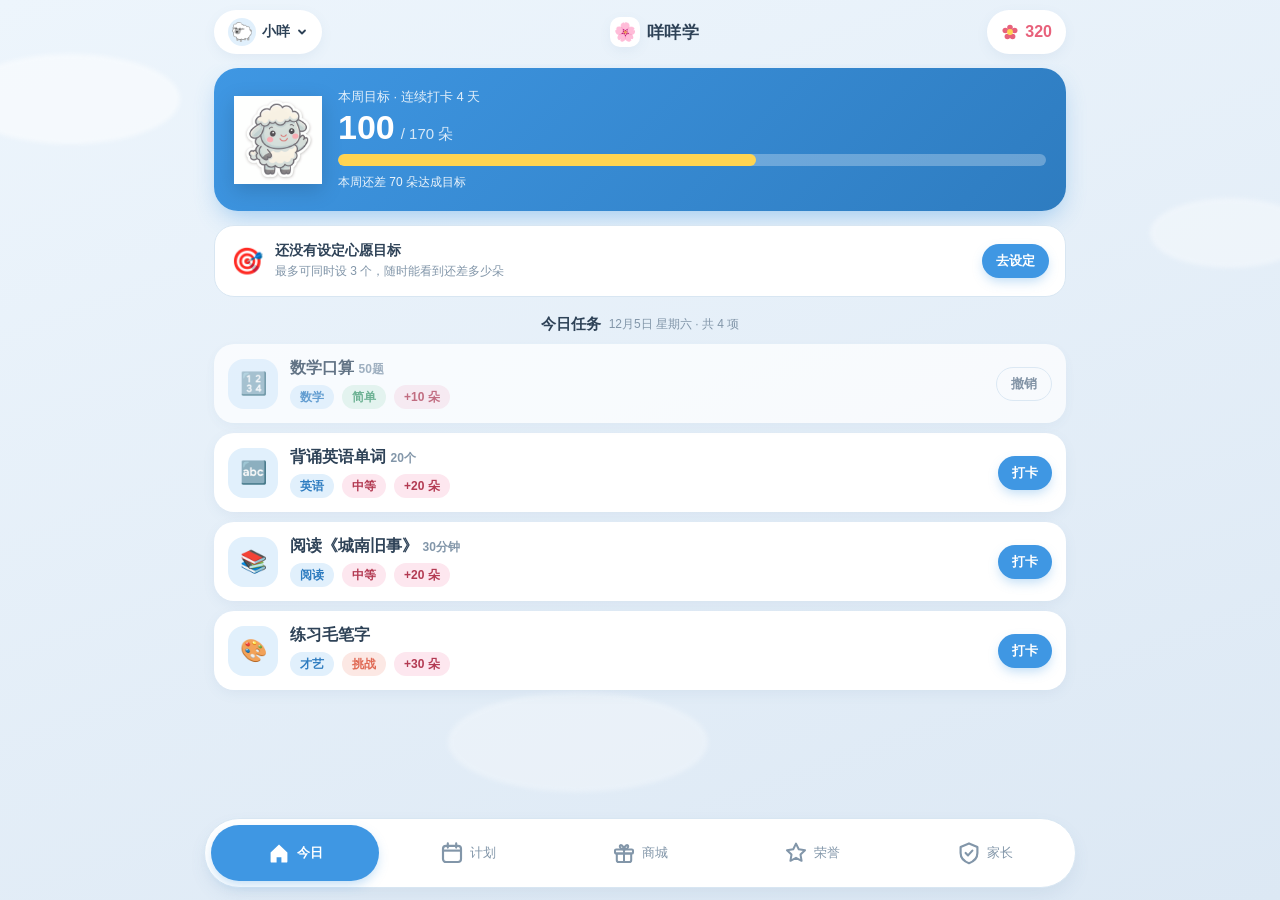
<file: index.html>
<!DOCTYPE html>
<html lang="zh-CN" data-theme="sky">
<head>
<meta charset="UTF-8" />
<meta name="viewport" content="width=device-width, initial-scale=1, maximum-scale=1, minimum-scale=1, user-scalable=no, viewport-fit=cover" />
<meta name="apple-mobile-web-app-capable" content="yes" />
<meta name="mobile-web-app-capable" content="yes" />
<meta name="apple-mobile-web-app-status-bar-style" content="black-translucent" />
<meta name="apple-mobile-web-app-title" content="咩咩学" />
<meta name="theme-color" content="#EDF5FC" />
<meta name="format-detection" content="telephone=no" />
<title>咩咩学</title>
<link rel="manifest" href="manifest.webmanifest" />
<link rel="apple-touch-icon" sizes="180x180" href="icons/apple-touch-icon.png" />
<link rel="apple-touch-icon" sizes="167x167" href="icons/icon-167.png" />
<link rel="apple-touch-icon" sizes="152x152" href="icons/icon-152.png" />
<link rel="icon" type="image/png" sizes="192x192" href="icons/icon-192.png" />
<link rel="stylesheet" href="css/app.css" />
</head>
<body>

<div class="sky" aria-hidden="true">
  <span class="cl c1"></span><span class="cl c2"></span><span class="cl c3"></span>
</div>

<div class="app" id="app">

  <header class="topbar">
    <button class="chip profile" id="btnProfile" type="button">
      <span class="avatar" id="topAvatar">🐑</span>
      <span class="profile-name" id="profileName">小咩</span>
      <svg width="12" height="12" viewBox="0 0 12 12" fill="none"><path d="M3 4.5 6 7.5 9 4.5" stroke="currentColor" stroke-width="1.8" stroke-linecap="round" stroke-linejoin="round"/></svg>
    </button>

    <div class="brand" id="btnBrand" role="button" tabindex="0">
      <span class="logo" id="brandLogo">🌸</span>
      <span class="brand-name" id="brandName">咩咩学</span>
    </div>

    <button class="chip flower" id="btnFlowers" type="button">
      <svg width="18" height="18" viewBox="0 0 20 20" fill="none">
        <g fill="currentColor">
          <circle cx="10" cy="5" r="3.1"/><circle cx="15.2" cy="8.4" r="3.1"/>
          <circle cx="12.9" cy="15" r="3.1"/><circle cx="7.1" cy="15" r="3.1"/>
          <circle cx="4.8" cy="8.4" r="3.1"/>
        </g>
        <circle cx="10" cy="10" r="3.2" fill="#FFD451"/>
      </svg>
      <b id="flowerCount">0</b>
    </button>
  </header>

  <main class="main">
    <section class="view is-active" data-view="today"><div class="scroll" id="vToday"></div></section>
    <section class="view" data-view="plan"><div class="scroll" id="vPlan"></div></section>
    <section class="view" data-view="shop"><div class="scroll" id="vShop"></div></section>
    <section class="view" data-view="honor"><div class="scroll" id="vHonor"></div></section>
    <section class="view" data-view="parent"><div class="scroll" id="vParent"></div></section>
  </main>

  <nav class="tabbar" id="tabbar">
    <button class="tab is-active" data-go="today" type="button">
      <span class="tab-ico"><svg width="24" height="24" viewBox="0 0 20 20" fill="none"><path d="M3 9.5 10 3l7 6.5V17a1 1 0 0 1-1 1h-4v-4.5H8V18H4a1 1 0 0 1-1-1z" fill="currentColor"/></svg></span>
      <span>今日</span>
    </button>
    <button class="tab" data-go="plan" type="button">
      <span class="tab-ico"><svg width="24" height="24" viewBox="0 0 20 20" fill="none"><rect x="2.5" y="4" width="15" height="13.5" rx="2.5" stroke="currentColor" stroke-width="1.8"/><path d="M2.5 8h15" stroke="currentColor" stroke-width="1.8"/><path d="M6.5 2v3.5M13.5 2v3.5" stroke="currentColor" stroke-width="1.8" stroke-linecap="round"/></svg></span>
      <span>计划</span>
    </button>
    <button class="tab" data-go="shop" type="button">
      <span class="tab-ico"><svg width="24" height="24" viewBox="0 0 20 20" fill="none"><rect x="2.5" y="7" width="15" height="3.5" rx="1" stroke="currentColor" stroke-width="1.7"/><path d="M4 10.5h12V16a1.5 1.5 0 0 1-1.5 1.5h-9A1.5 1.5 0 0 1 4 16z" stroke="currentColor" stroke-width="1.7"/><path d="M10 7v10.5" stroke="currentColor" stroke-width="1.7"/><path d="M10 7C8.2 7 6.5 6 6.5 4.4 6.5 3 8.8 2.6 10 7c1.2-4.4 3.5-4 3.5-2.6C13.5 6 11.8 7 10 7z" stroke="currentColor" stroke-width="1.7" stroke-linejoin="round"/></svg></span>
      <span>商城</span>
    </button>
    <button class="tab" data-go="honor" type="button">
      <span class="tab-ico"><svg width="24" height="24" viewBox="0 0 20 20" fill="none"><path d="M10 2.2l2.3 4.7 5.2.75-3.75 3.65.9 5.2L10 14.05 5.35 16.5l.9-5.2L2.5 7.65l5.2-.75z" stroke="currentColor" stroke-width="1.7" stroke-linejoin="round"/></svg></span>
      <span>荣誉</span>
    </button>
    <button class="tab" data-go="parent" type="button">
      <span class="tab-ico"><svg width="24" height="24" viewBox="0 0 20 20" fill="none"><path d="M10 2l7 3v5c0 4.2-3 7-7 8.5C6 17 3 14.2 3 10V5z" stroke="currentColor" stroke-width="1.8" stroke-linejoin="round"/><path d="M7.2 10l2 2 3.6-4" stroke="currentColor" stroke-width="1.8" stroke-linecap="round" stroke-linejoin="round"/></svg></span>
      <span>家长</span>
    </button>
  </nav>
</div>

<div class="modal-root" id="modalRoot" hidden>
  <div class="mask" id="mask"></div>
  <div class="sheet" id="sheet" role="dialog" aria-modal="true">
    <div class="sheet-bar"><span class="sheet-grip"></span></div>
    <div class="sheet-body" id="sheetBody"></div>
  </div>
</div>

<div class="toast" id="toast"></div>

<script src="js/data.js"></script>
<script src="js/store.js"></script>
<script src="js/app.js"></script>
</body>
</html>
</file>
<file: css/app.css>
/* 咩咩学 · 样式层：多主题 + iPhone/iPad 自适应 */

:root{
  --flower:#E8617B; --flower-2:#F5A6B8; --flower-soft:#FDE7EF; --flower-ink:#B33A52;
  --gold:#E8A317; --gold-soft:#FFF3D2; --gold-ink:#B4770E;
  --green:#3E9A6C; --green-soft:#E2F4EA;
  --coral:#E06A55; --coral-soft:#FCE8E4;
  --purple:#8B72D9; --purple-soft:#EDE7FA;
  --ink:#2E4257; --gray:#8296A9; --gray-2:#5C7186; --gray-3:#9FB2C4;
  --card:#FFFFFF; --line:#D8E6F2; --field:#F2F7FC; --row:#F7FAFD; --muted:#F2F5F8;
  --sh-card:0 4px 14px -2px rgba(89,128,166,.10);
  --sh-btn:0 5px 12px -2px rgba(63,151,227,.35);
  --sh-nav:0 8px 20px -4px rgba(76,115,153,.12);
  --safe-t:env(safe-area-inset-top,0px);
  --safe-b:env(safe-area-inset-bottom,0px);
  --maxw:900px;
}

/* 主题：天空蓝（默认） */
[data-theme="sky"]{ --accent:#3F97E3; --accent-deep:#2E7CC0; --accent-soft:#E1F0FC; --bg:#EDF5FC; --bg2:#DCE8F4; }
[data-theme="mint"]{ --accent:#34B98A; --accent-deep:#228F6B; --accent-soft:#DDF3EA; --bg:#E9F6F1; --bg2:#D7EBE2; }
[data-theme="grape"]{ --accent:#8B72D9; --accent-deep:#6E56B8; --accent-soft:#EDE7FA; --bg:#F1EDFB; --bg2:#E2DAF6; }
[data-theme="sunset"]{ --accent:#F2854C; --accent-deep:#D2662F; --accent-soft:#FDEBDD; --bg:#FDF1E8; --bg2:#F8E2D1; }
[data-theme="sakura"]{ --accent:#E8617B; --accent-deep:#C7455F; --accent-soft:#FDE7EF; --bg:#FDF0F3; --bg2:#F8DDE4; }
[data-theme="night"]{
  --accent:#6FA8DC; --accent-deep:#4C86B8; --accent-soft:#22303F; --bg:#16202B; --bg2:#0F1721;
  --ink:#E8EEF5; --gray:#93A6B8; --gray-2:#B9C7D4; --gray-3:#7C8FA1;
  --card:#1F2B38; --line:#2C3A49; --field:#22303F; --row:#1B2632; --muted:#253141;
  --sh-card:0 4px 14px -2px rgba(0,0,0,.35);
}

*{margin:0;padding:0;box-sizing:border-box;-webkit-font-smoothing:antialiased;-webkit-tap-highlight-color:transparent;}
html{-webkit-text-size-adjust:100%;}
body{
  font-family:"Noto Sans SC","PingFang SC","Microsoft YaHei","Hiragino Sans GB",sans-serif;
  color:var(--ink); background:var(--bg);
  overflow:hidden; height:100dvh; user-select:none;
}
button{font:inherit;color:inherit;border:0;background:none;cursor:pointer;}
input,select,textarea{font:inherit;color:inherit;}
img{max-width:100%;display:block;}

/* 背景装饰云 */
.sky{position:fixed;inset:0;z-index:0;overflow:hidden;background:linear-gradient(160deg,var(--bg) 0%,var(--bg2) 100%);}
.cl{position:absolute;border-radius:50%;background:#fff;opacity:.5;filter:blur(2px);}
.c1{width:220px;height:90px;top:6%;left:-40px;}
.c2{width:160px;height:70px;top:22%;right:-30px;opacity:.38;}
.c3{width:260px;height:100px;bottom:12%;left:35%;opacity:.3;}

/* 布局 */
.app{position:relative;z-index:1;height:100dvh;max-width:var(--maxw);margin:0 auto;display:flex;flex-direction:column;}

/* 顶栏 */
.topbar{
  flex:none;display:flex;align-items:center;gap:10px;
  padding:calc(10px + var(--safe-t)) 14px 10px;
}
.chip{
  display:flex;align-items:center;gap:6px;height:44px;padding:0 14px;border-radius:22px;
  background:var(--card);box-shadow:var(--sh-card);color:var(--ink);
  font-size:14px;font-weight:600;white-space:nowrap;
}
.chip .avatar{width:28px;height:28px;border-radius:50%;display:grid;place-items:center;
  background:var(--accent-soft);font-size:18px;overflow:hidden;}
.chip .avatar img{width:100%;height:100%;object-fit:cover;}
.chip.profile{max-width:44vw;}
.profile-name{overflow:hidden;text-overflow:ellipsis;}
.chip.flower{color:var(--flower);margin-left:auto;}
.chip.flower b{font-size:16px;}
#flowerCount{font-variant-numeric:tabular-nums;}

.brand{flex:1;display:flex;align-items:center;justify-content:center;gap:7px;min-width:0;}
.brand .logo{width:30px;height:30px;border-radius:10px;display:grid;place-items:center;
  background:var(--card);box-shadow:var(--sh-card);font-size:18px;overflow:hidden;flex:none;}
.brand .logo img{width:100%;height:100%;object-fit:cover;}
.brand-name{font-size:17px;font-weight:700;letter-spacing:.5px;overflow:hidden;text-overflow:ellipsis;white-space:nowrap;}

/* 视图区 */
.main{flex:1;min-height:0;position:relative;}
.view{display:none;height:100%;}
.view.is-active{display:block;}
.scroll{height:100%;overflow-y:auto;-webkit-overflow-scrolling:touch;
  padding:4px 14px calc(24px + 84px + var(--safe-b));}

/* 底部导航 */
.tabbar{
  position:absolute;left:14px;right:14px;bottom:calc(12px + var(--safe-b));
  display:flex;gap:4px;padding:6px;border-radius:36px;
  background:var(--card);border:1px solid var(--line);box-shadow:var(--sh-nav);
}
.tab{flex:1;display:flex;align-items:center;justify-content:center;gap:6px;height:56px;border-radius:30px;
  color:var(--gray);font-size:14px;font-weight:500;}
.tab span:not(.tab-ico){font-size:13px;}
.tab-ico{display:grid;place-items:center;}
.tab.is-active{background:var(--accent);color:#fff;box-shadow:var(--sh-btn);}
.tab.is-active span:not(.tab-ico){font-weight:600;}
@media(max-width:380px){ .tab span:not(.tab-ico){display:none;} .tab{gap:0;} }

/* 通用卡片 */
.card{background:var(--card);border-radius:20px;padding:16px;box-shadow:var(--sh-card);margin-bottom:12px;}
.card.flat{box-shadow:none;border:1px solid var(--line);}
.sec-title{display:flex;align-items:center;justify-content:center;gap:8px;margin:18px 2px 10px;
  font-size:15px;font-weight:700;color:var(--ink);}
.sec-title .sub{font-size:12px;font-weight:500;color:var(--gray);}
.row-between{display:flex;align-items:center;justify-content:space-between;gap:10px;}
.row{display:flex;align-items:center;gap:10px;}
.wrap{flex-wrap:wrap;}
.muted{color:var(--gray);font-size:12px;}
.mono{font-variant-numeric:tabular-nums;}

/* 英雄卡 */
.hero{
  border-radius:24px;padding:20px;color:#fff;margin-bottom:14px;
  background:linear-gradient(135deg,var(--accent) 0%,var(--accent-deep) 100%);
  box-shadow:0 10px 24px -6px color-mix(in srgb,var(--accent) 45%,transparent);
  display:flex;align-items:center;gap:16px;
}
.hero .mascot{width:88px;height:88px;flex:none;}
.hero .mascot img{width:100%;height:100%;object-fit:contain;
  filter:drop-shadow(0 6px 10px rgba(0,0,0,.15));}
.hero-body{flex:1;min-width:0;}
.hero-label{font-size:13px;opacity:.85;}
.hero-num{display:flex;align-items:baseline;gap:6px;margin:4px 0 10px;}
.hero-num b{font-size:34px;line-height:1;}
.hero-num span{font-size:15px;opacity:.8;}
.bar{height:12px;border-radius:6px;background:rgba(255,255,255,.28);overflow:hidden;}
.bar i{display:block;height:100%;border-radius:6px;background:#FFD451;transition:width .4s ease;}
.hero-cap{font-size:12px;opacity:.9;margin-top:8px;}
/* 计划页轻量标题卡 */
.hero.compact{padding:12px 14px;gap:12px;margin-bottom:10px;}
.hero.compact .mascot{width:46px;height:46px;}
.hero.compact .hero-label{font-size:12px;}
.hero.compact .hero-num{margin:2px 0 0;}
.hero.compact .hero-num b{font-size:19px;}
.hero.compact .hero-cap{margin-top:4px;font-size:11.5px;opacity:.75;}

/* 目标条 */
.goal-strip{display:flex;flex-direction:column;gap:8px;margin-bottom:14px;}
.goal-item{display:flex;align-items:center;gap:10px;background:var(--card);border-radius:16px;
  padding:10px 12px;box-shadow:var(--sh-card);}
.goal-item .g-ico{width:38px;height:38px;border-radius:12px;background:var(--flower-soft);
  color:var(--flower);display:grid;place-items:center;font-size:19px;flex:none;overflow:hidden;}
.goal-item .g-ico img{width:100%;height:100%;object-fit:cover;}
.goal-item .g-body{flex:1;min-width:0;}
.goal-item .g-name{font-size:14px;font-weight:600;white-space:nowrap;overflow:hidden;text-overflow:ellipsis;}
.goal-item .g-bar{height:6px;border-radius:3px;background:var(--muted);margin-top:6px;overflow:hidden;}
.goal-item .g-bar i{display:block;height:100%;background:var(--flower);border-radius:3px;transition:width .4s;}
.goal-item .g-gap{font-size:12px;font-weight:700;color:var(--flower);white-space:nowrap;}

/* 任务卡 */
.task{display:flex;align-items:center;gap:12px;background:var(--card);border-radius:20px;
  padding:14px;box-shadow:var(--sh-card);margin-bottom:10px;}
.task.done{opacity:.72;}
.task-cover{width:50px;height:50px;border-radius:16px;background:var(--accent-soft);
  display:grid;place-items:center;font-size:22px;flex:none;color:var(--accent);overflow:hidden;}
.task-cover img{width:100%;height:100%;object-fit:cover;}
.task-body{flex:1;min-width:0;}
.task-name{font-size:16px;font-weight:600;white-space:nowrap;overflow:hidden;text-overflow:ellipsis;}
.task-meta{display:flex;align-items:center;gap:8px;margin-top:6px;flex-wrap:wrap;}
.pill{height:24px;padding:0 10px;border-radius:12px;display:inline-flex;align-items:center;
  font-size:12px;font-weight:600;background:var(--accent-soft);color:var(--accent-deep);}
.pill.gold{background:var(--gold-soft);color:var(--gold-ink);}
.pill.flower{background:var(--flower-soft);color:var(--flower-ink);}
.pill.green{background:var(--green-soft);color:var(--green);}
.pill.red{background:var(--coral-soft);color:var(--coral);}
.pill.grey{background:var(--muted);color:var(--gray);}
.btn{height:42px;padding:0 18px;border-radius:21px;display:inline-flex;align-items:center;justify-content:center;
  gap:6px;font-size:14px;font-weight:700;background:var(--accent);color:#fff;box-shadow:var(--sh-btn);
  flex:none;}
.btn:active{transform:scale(.96);}
.btn.ghost{background:var(--card);color:var(--gray-2);border:1px solid var(--line);box-shadow:none;}
.btn.ok{background:var(--green);box-shadow:none;}
.btn.warn{background:var(--coral);box-shadow:none;}
.btn.gold{background:var(--gold);color:var(--gold-ink);box-shadow:0 5px 12px -2px rgba(232,163,23,.35);}
.btn.block{width:100%;}
.btn.sm{height:34px;padding:0 14px;font-size:13px;border-radius:17px;}
.btn.lg{height:52px;padding:0 22px;font-size:16px;border-radius:26px;}
.btn[disabled]{opacity:.5;pointer-events:none;}
.icon-btn{width:34px;height:34px;border-radius:17px;display:grid;place-items:center;
  background:var(--muted);color:var(--gray-2);flex:none;}
.icon-btn:active{transform:scale(.92);}

.empty{text-align:center;padding:36px 16px;color:var(--gray);}
.empty .em{font-size:42px;display:block;margin-bottom:8px;}
.empty p{font-size:13px;line-height:1.7;}

/* 表单 */
.field{display:flex;align-items:center;gap:10px;background:var(--field);border-radius:14px;
  padding:0 14px;height:48px;margin-bottom:10px;}
.field label{font-size:14px;color:var(--gray-2);flex:none;min-width:64px;font-weight:500;}
.field input,.field select{flex:1;min-width:0;height:100%;border:0;background:none;outline:none;font-size:15px;}
.field input::placeholder{color:var(--gray-3);}
.stepper{display:flex;align-items:center;gap:8px;}
.stepper button{width:32px;height:32px;border-radius:16px;background:var(--card);box-shadow:var(--sh-card);
  font-size:18px;font-weight:700;color:var(--accent-deep);display:grid;place-items:center;}
.stepper .val{min-width:48px;text-align:center;font-size:16px;font-weight:700;font-variant-numeric:tabular-nums;}

.chips-row{display:flex;gap:8px;flex-wrap:wrap;margin-bottom:10px;}
.chip-sel{height:38px;padding:0 14px;border-radius:19px;background:var(--card);border:1px solid var(--line);
  font-size:14px;color:var(--gray-2);display:inline-flex;align-items:center;gap:6px;}
.chip-sel.on{background:var(--accent);border-color:var(--accent);color:#fff;font-weight:600;}

.preset-grid{display:grid;grid-template-columns:repeat(auto-fill,minmax(150px,1fr));gap:10px;}
.preset{background:var(--card);border-radius:16px;padding:12px;box-shadow:var(--sh-card);position:relative;}
.preset .p-title{font-size:14px;font-weight:600;display:flex;align-items:center;gap:6px;}
.preset .p-sub{font-size:12px;color:var(--gray);margin-top:4px;}
.preset .del{position:absolute;top:8px;right:8px;width:24px;height:24px;border-radius:12px;
  background:var(--coral-soft);color:var(--coral);display:grid;place-items:center;font-size:14px;}

/* 日历 */
.plan-wrap{display:block;}
.plan-side{margin-bottom:12px;}
.cal{background:var(--card);border-radius:20px;padding:14px;box-shadow:var(--sh-card);margin-bottom:12px;}
.plan-main .empty{padding:28px 16px;}
.plan-main .empty .em{font-size:36px;}
.cal-head{display:flex;align-items:center;justify-content:space-between;margin-bottom:12px;}
.cal-head b{font-size:16px;}
.cal-nav{display:flex;align-items:center;gap:6px;}
.cal-nav button{width:32px;height:32px;border-radius:16px;background:var(--field);display:grid;place-items:center;color:var(--gray-2);}
.cal-week,.cal-grid{display:grid;grid-template-columns:repeat(7,1fr);gap:4px;}
.cal-week span{text-align:center;font-size:12px;color:var(--gray);padding:2px 0;}
.cal-day{height:42px;border-radius:12px;display:flex;flex-direction:column;align-items:center;
  justify-content:center;gap:3px;font-size:14px;color:var(--ink);position:relative;}
.cal-day.other{color:var(--gray-3);}
.cal-day .dots{display:flex;gap:2px;height:5px;}
.cal-day .dots i{width:5px;height:5px;border-radius:50%;background:var(--flower);}
.cal-day.has i.done{background:var(--green);}
.cal-day.today{outline:2px solid var(--accent);outline-offset:-2px;}
.cal-day.sel{background:var(--accent);color:#fff;}
.cal-day.sel .dots i{background:#fff;}

/* 商城 */
.shop-grid{display:grid;grid-template-columns:repeat(auto-fill,minmax(160px,1fr));gap:12px;}
.gift{background:var(--card);border-radius:20px;padding:14px;box-shadow:var(--sh-card);
  display:flex;flex-direction:column;gap:10px;position:relative;}
.gift .g-top{display:flex;align-items:center;gap:10px;}
.gift .cover{width:52px;height:52px;border-radius:16px;background:var(--flower-soft);
  display:grid;place-items:center;font-size:24px;flex:none;overflow:hidden;}
.gift .cover img{width:100%;height:100%;object-fit:cover;}
.gift .name{font-size:15px;font-weight:600;line-height:1.3;}
.gift .price{color:var(--flower);font-weight:700;font-size:15px;display:flex;align-items:center;gap:4px;}
.gift .foot{display:flex;align-items:center;justify-content:space-between;gap:8px;}
.gift .rank{position:absolute;top:10px;right:10px;display:flex;gap:4px;}
.gift .star{width:26px;height:26px;border-radius:13px;display:grid;place-items:center;font-size:14px;
  background:var(--muted);color:var(--gray-3);}
.gift .star.on{background:var(--gold-soft);color:var(--gold);}

/* 荣誉墙 */
.badge-grid{display:grid;grid-template-columns:repeat(auto-fill,minmax(104px,1fr));gap:12px;}
.badge-item{background:var(--card);border-radius:18px;padding:14px 10px;text-align:center;box-shadow:var(--sh-card);}
.badge-item .ic{width:54px;height:54px;margin:0 auto 8px;border-radius:50%;display:grid;place-items:center;
  font-size:26px;background:var(--muted);filter:grayscale(1);opacity:.55;}
.badge-item.got .ic{background:var(--gold-soft);filter:none;opacity:1;
  box-shadow:0 4px 12px -2px rgba(232,163,23,.4);}
.badge-item .nm{font-size:13px;font-weight:600;}
.badge-item .pg{margin-top:8px;height:5px;border-radius:3px;background:var(--muted);overflow:hidden;}
.badge-item .pg i{display:block;height:100%;background:var(--gold);border-radius:3px;}
.badge-item .tip{font-size:11px;color:var(--gray);margin-top:6px;}

.honor-list{display:flex;flex-direction:column;gap:10px;}
.honor-item{display:flex;gap:12px;background:var(--card);border-radius:16px;padding:12px;box-shadow:var(--sh-card);}
.honor-item .h-ic{width:40px;height:40px;border-radius:14px;display:grid;place-items:center;font-size:20px;
  background:var(--gold-soft);flex:none;}
.honor-item .h-bd{flex:1;min-width:0;}
.honor-item .h-t{font-size:14px;font-weight:600;}
.honor-item .h-s{font-size:12px;color:var(--gray);margin-top:3px;line-height:1.5;}
.honor-item .h-d{font-size:11px;color:var(--gray-3);flex:none;}

/* 家长中心 */
.stat-grid{display:grid;grid-template-columns:repeat(3,1fr);gap:10px;margin-bottom:12px;}
.stat{background:var(--card);border-radius:18px;padding:14px 10px;text-align:center;box-shadow:var(--sh-card);}
.stat b{display:block;font-size:22px;font-variant-numeric:tabular-nums;}
.stat span{font-size:12px;color:var(--gray);}
.entry-grid{display:grid;grid-template-columns:repeat(auto-fill,minmax(150px,1fr));gap:10px;}
.entry{background:var(--card);border-radius:18px;padding:16px 12px;text-align:center;box-shadow:var(--sh-card);}
.entry .e-ic{width:46px;height:46px;margin:0 auto 8px;border-radius:23px;display:grid;place-items:center;
  font-size:22px;background:var(--accent-soft);color:var(--accent-deep);}
.entry .e-n{font-size:13px;font-weight:600;}
.log-item{display:flex;align-items:center;gap:10px;padding:10px 0;border-bottom:1px solid var(--line);font-size:13px;}
.log-item:last-child{border:0;}
.log-item .amt{font-weight:700;font-variant-numeric:tabular-nums;flex:none;min-width:54px;text-align:right;}
.log-item .amt.plus{color:var(--green);}
.log-item .amt.minus{color:var(--coral);}
.log-item .r{flex:1;min-width:0;overflow:hidden;text-overflow:ellipsis;white-space:nowrap;}
.log-item .d{color:var(--gray-3);font-size:11px;flex:none;}

/* PIN */
.pin-wrap{text-align:center;padding:8px 0 4px;}
.pin-dots{display:flex;justify-content:center;gap:14px;margin:18px 0 22px;}
.pin-dots i{width:14px;height:14px;border-radius:50%;background:var(--muted);transition:.15s;}
.pin-dots i.on{background:var(--accent);transform:scale(1.15);}
.keypad{display:grid;grid-template-columns:repeat(3,1fr);gap:12px;}
.keypad button{height:56px;border-radius:18px;background:var(--field);font-size:22px;font-weight:600;
  display:grid;place-items:center;}
.keypad button:active{background:var(--accent-soft);}
.keypad button.fn{background:none;font-size:14px;color:var(--gray-2);}

/* Modal */
.modal-root{position:fixed;inset:0;z-index:60;display:flex;align-items:flex-end;justify-content:center;}
.modal-root[hidden]{display:none;}
.mask{position:absolute;inset:0;background:rgba(24,42,60,.42);animation:fade .2s ease;}
@keyframes fade{from{opacity:0}to{opacity:1}}
@keyframes up{from{transform:translateY(100%)}to{transform:translateY(0)}}
.sheet{position:relative;width:100%;max-width:var(--maxw);background:var(--bg);
  border-radius:24px 24px 0 0;padding:8px 18px calc(20px + var(--safe-b));
  max-height:88dvh;overflow-y:auto;-webkit-overflow-scrolling:touch;animation:up .26s cubic-bezier(.2,.8,.3,1);}
.sheet-bar{display:grid;place-items:center;padding:6px 0 2px;}
.sheet-grip{width:38px;height:4px;border-radius:2px;background:var(--line);}
.sheet-body{padding-top:6px;}
.sheet h3{font-size:18px;text-align:center;margin-bottom:14px;}
.sheet .close-row{display:flex;justify-content:flex-end;margin-bottom:4px;}
.sheet .hint{font-size:12px;color:var(--gray);line-height:1.7;margin:10px 0;}

/* Toast */
.toast{position:fixed;left:50%;bottom:calc(96px + var(--safe-b));transform:translateX(-50%) translateY(12px);
  background:rgba(30,48,66,.94);color:#fff;padding:11px 18px;border-radius:22px;font-size:14px;
  opacity:0;pointer-events:none;transition:.25s;z-index:80;max-width:82vw;text-align:center;}
.toast.show{opacity:1;transform:translateX(-50%) translateY(0);}

/* iPad 宽屏：内容居中、卡片两列 */
@media(min-width:768px){
  :root{--maxw:900px;}
  .shop-grid{grid-template-columns:repeat(3,1fr);}
  .badge-grid{grid-template-columns:repeat(4,1fr);}
  .scroll{padding-left:24px;padding-right:24px;}
  .topbar{padding-left:24px;padding-right:24px;}

  /* 计划页：左日历 / 右当日任务 */
  .plan-wrap{display:grid;grid-template-columns:330px 1fr;gap:18px;align-items:start;}
  .plan-side{margin-bottom:0;position:sticky;top:0;}
  .plan-side .cal{margin-bottom:0;}
  .plan-side .hero.compact{margin-bottom:10px;}
  .cal-day{height:46px;font-size:15px;}
  .cal-head b{font-size:15px;}
}
/* iPhone SE 等窄屏 */
@media(max-width:400px){
  .hero .mascot{width:64px;height:64px;}
  .hero-num b{font-size:28px;}
  .stat-grid{grid-template-columns:repeat(3,1fr);gap:8px;}
  .stat b{font-size:19px;}
  .preset-grid{grid-template-columns:1fr;}
}
</file>
